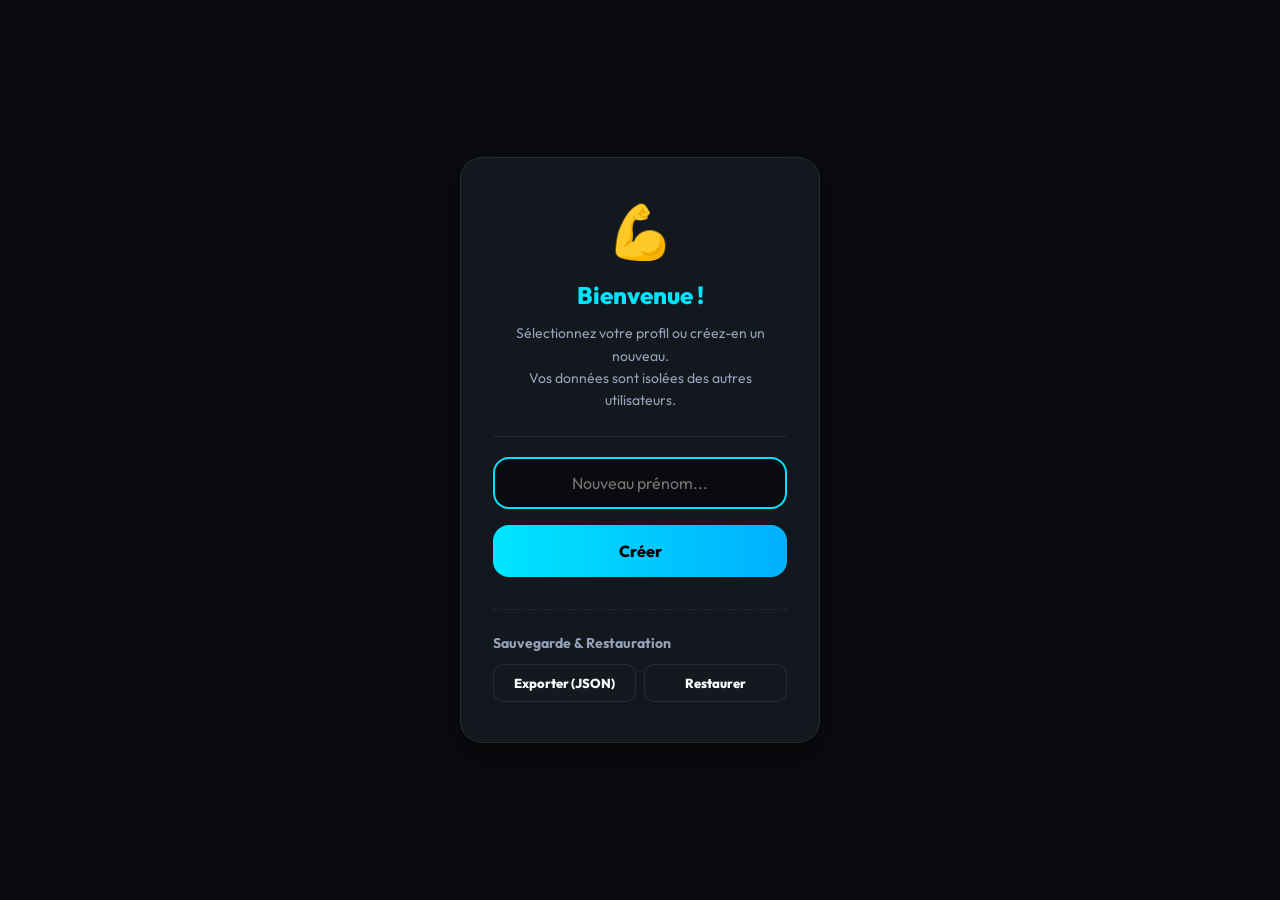
<file: index.html>
<!DOCTYPE html>
<html lang="fr">

<head>
    <meta charset="UTF-8">
    <meta name="viewport"
        content="width=device-width, initial-scale=1.0, maximum-scale=1.0, user-scalable=no, viewport-fit=cover">
    <meta name="theme-color" content="#0d0f12">
    <meta name="apple-mobile-web-app-capable" content="yes">
    <meta name="apple-mobile-web-app-status-bar-style" content="black-translucent">
    <meta name="apple-mobile-web-app-title" content="Ma Séance">
    <title>Ma Séance</title>

    <link rel="manifest" href="manifest.json">
    <link rel="icon" type="image/svg+xml" href="icon.svg">
    <link rel="apple-touch-icon" href="icon.svg">

    <link rel="preconnect" href="https://fonts.googleapis.com">
    <link rel="preconnect" href="https://fonts.gstatic.com" crossorigin>
    <link href="https://fonts.googleapis.com/css2?family=Outfit:wght@300;400;600;800&display=swap" rel="stylesheet">

    <link rel="stylesheet" href="css/variables.css">
    <link rel="stylesheet" href="css/layout.css">
    <link rel="stylesheet" href="css/home.css">
    <link rel="stylesheet" href="css/workout.css">
    <link rel="stylesheet" href="css/stats-history.css">
    <link rel="stylesheet" href="css/editor.css">
</head>

<body>
    <!-- Écran de sélection de profil (affiché au 1er lancement) -->
    <div id="profile-overlay" class="profile-overlay hidden">
        <div class="profile-box" style="position: relative;">
            <button id="profile-close-btn" class="hidden" onclick="closeProfileModal()" title="Fermer" style="position: absolute; top: 16px; right: 16px; width: 32px; height: 32px; padding: 0; border-radius: 50%; background: var(--surface-light); color: var(--text-sec); border: 1px solid var(--border); display: flex; align-items: center; justify-content: center;">
                <svg viewBox="0 0 24 24" width="18" height="18" stroke="currentColor" stroke-width="2" fill="none" stroke-linecap="round" stroke-linejoin="round">
                    <line x1="18" y1="6" x2="6" y2="18"></line>
                    <line x1="6" y1="6" x2="18" y2="18"></line>
                </svg>
            </button>
            <div class="profile-icon">💪</div>
            <h2>Bienvenue !</h2>
            <p>Sélectionnez votre profil ou créez-en un nouveau.<br>Vos données sont isolées des autres utilisateurs.
            </p>

            <div id="profile-list" class="profile-list">
                <!-- Boutons générés par JS -->
            </div>

            <div class="profile-new" id="profile-new-container">
                <input type="text" id="profile-name-input" placeholder="Nouveau prénom..." maxlength="20"
                    autocomplete="off">
                <button id="profile-confirm-btn" onclick="confirmProfile()">Créer</button>
            </div>

            <div style="margin-top: 32px; border-top: 1px dashed var(--border); padding-top: 24px; width: 100%;">
                <h3 style="font-size: 14px; margin-bottom: 12px; color: var(--text-sec); text-align: left;">Sauvegarde & Restauration</h3>
                <div style="display: flex; gap: 8px;">
                    <button class="btn-secondary" style="flex: 1; padding: 10px; font-size: 13px; border-radius: var(--radius-sm); border: 1px solid var(--border); background: var(--surface); color: var(--text);" onclick="exportAllData()">
                        Exporter (JSON)
                    </button>
                    <button class="btn-secondary" style="flex: 1; padding: 10px; font-size: 13px; border-radius: var(--radius-sm); border: 1px solid var(--border); background: var(--surface); color: var(--text);" onclick="document.getElementById('import-file-input').click()">
                        Restaurer
                    </button>
                    <input type="file" id="import-file-input" accept=".json" style="display: none;" onchange="importAllData(event)">
                </div>
            </div>
        </div>
    </div>

    <div id="app">
        <header id="main-header">
            <div class="header-content">
                <h1>Ma Séance</h1>
                <p class="subtitle" id="header-subtitle">Suivi & Progression</p>
            </div>
            <button id="back-btn" class="hidden">
                <svg viewBox="0 0 24 24" width="24" height="24" stroke="currentColor" stroke-width="2" fill="none"
                    stroke-linecap="round" stroke-linejoin="round">
                    <line x1="19" y1="12" x2="5" y2="12"></line>
                    <polyline points="12 19 5 12 12 5"></polyline>
                </svg>
            </button>
        </header>

        <main id="main-content">
            <!-- Content injected by JS -->
        </main>

        <div id="timer-bar" class="timer-bar hidden">
            <div class="timer-progress-track">
                <div id="timer-progress-fill" class="timer-progress-fill"></div>
            </div>
            <div class="timer-time" id="timer-display">01:30</div>
            <div class="timer-controls">
                <button class="timer-btn" onclick="adjustTimer(-10)">-10s</button>
                <button class="timer-btn main" onclick="toggleTimer()" id="timer-toggle-btn">
                    <svg viewBox="0 0 24 24" width="20" height="20" stroke="currentColor" stroke-width="2" fill="none"
                        stroke-linecap="round" stroke-linejoin="round">
                        <rect x="6" y="4" width="4" height="16"></rect>
                        <rect x="14" y="4" width="4" height="16"></rect>
                    </svg>
                </button>
                <button class="timer-btn" onclick="adjustTimer(10)">+10s</button>
                <button class="timer-btn close" onclick="closeTimer()">
                    <svg viewBox="0 0 24 24" width="20" height="20" stroke="currentColor" stroke-width="2" fill="none"
                        stroke-linecap="round" stroke-linejoin="round">
                        <line x1="18" y1="6" x2="6" y2="18"></line>
                        <line x1="6" y1="6" x2="18" y2="18"></line>
                    </svg>
                </button>
            </div>
        </div>

        <nav class="bottom-nav" id="bottom-nav">
            <button class="nav-btn active" data-view="home">
                <svg viewBox="0 0 24 24" stroke="currentColor" stroke-width="2" fill="none" stroke-linecap="round"
                    stroke-linejoin="round">
                    <path d="M3 9l9-7 9 7v11a2 2 0 0 1-2 2H5a2 2 0 0 1-2-2z"></path>
                    <polyline points="9 22 9 12 15 12 15 22"></polyline>
                </svg>
                <span>Programme</span>
            </button>
            <button class="nav-btn" data-view="history">
                <svg viewBox="0 0 24 24" stroke="currentColor" stroke-width="2" fill="none" stroke-linecap="round"
                    stroke-linejoin="round">
                    <polyline points="22 12 18 12 15 21 9 3 6 12 2 12"></polyline>
                </svg>
                <span>Historique</span>
            </button>
            <button class="nav-btn" data-view="stats">
                <svg viewBox="0 0 24 24" stroke="currentColor" stroke-width="2" fill="none" stroke-linecap="round" stroke-linejoin="round">
                    <line x1="18" y1="20" x2="18" y2="10"></line>
                    <line x1="12" y1="20" x2="12" y2="4"></line>
                    <line x1="6" y1="20" x2="6" y2="14"></line>
                </svg>
                <span>Stats</span>
            </button>
        </nav>

        <div id="toast" class="toast hidden">Sauvegardé avec succès</div>
    </div>

    <script src="js/utils.js"></script>
    <script src="js/storage.js"></script>
    <script src="js/state.js"></script>
    <script src="js/ui.js"></script>
    <script src="js/editor.js"></script>
    <script src="js/workout.js"></script>
    <script src="app.js"></script>
    <script>
        if ('serviceWorker' in navigator) {
            let refreshing = false;
            navigator.serviceWorker.addEventListener('controllerchange', () => {
                if (!refreshing) {
                    refreshing = true;
                    window.location.reload();
                }
            });
            window.addEventListener('load', () => {
                navigator.serviceWorker.register('sw.js')
                    .then(reg => {
                        reg.update();
                    })
                    .catch(err => console.log('ServiceWorker error', err));
            });
        }
    </script>
</body>

</html>
</file>
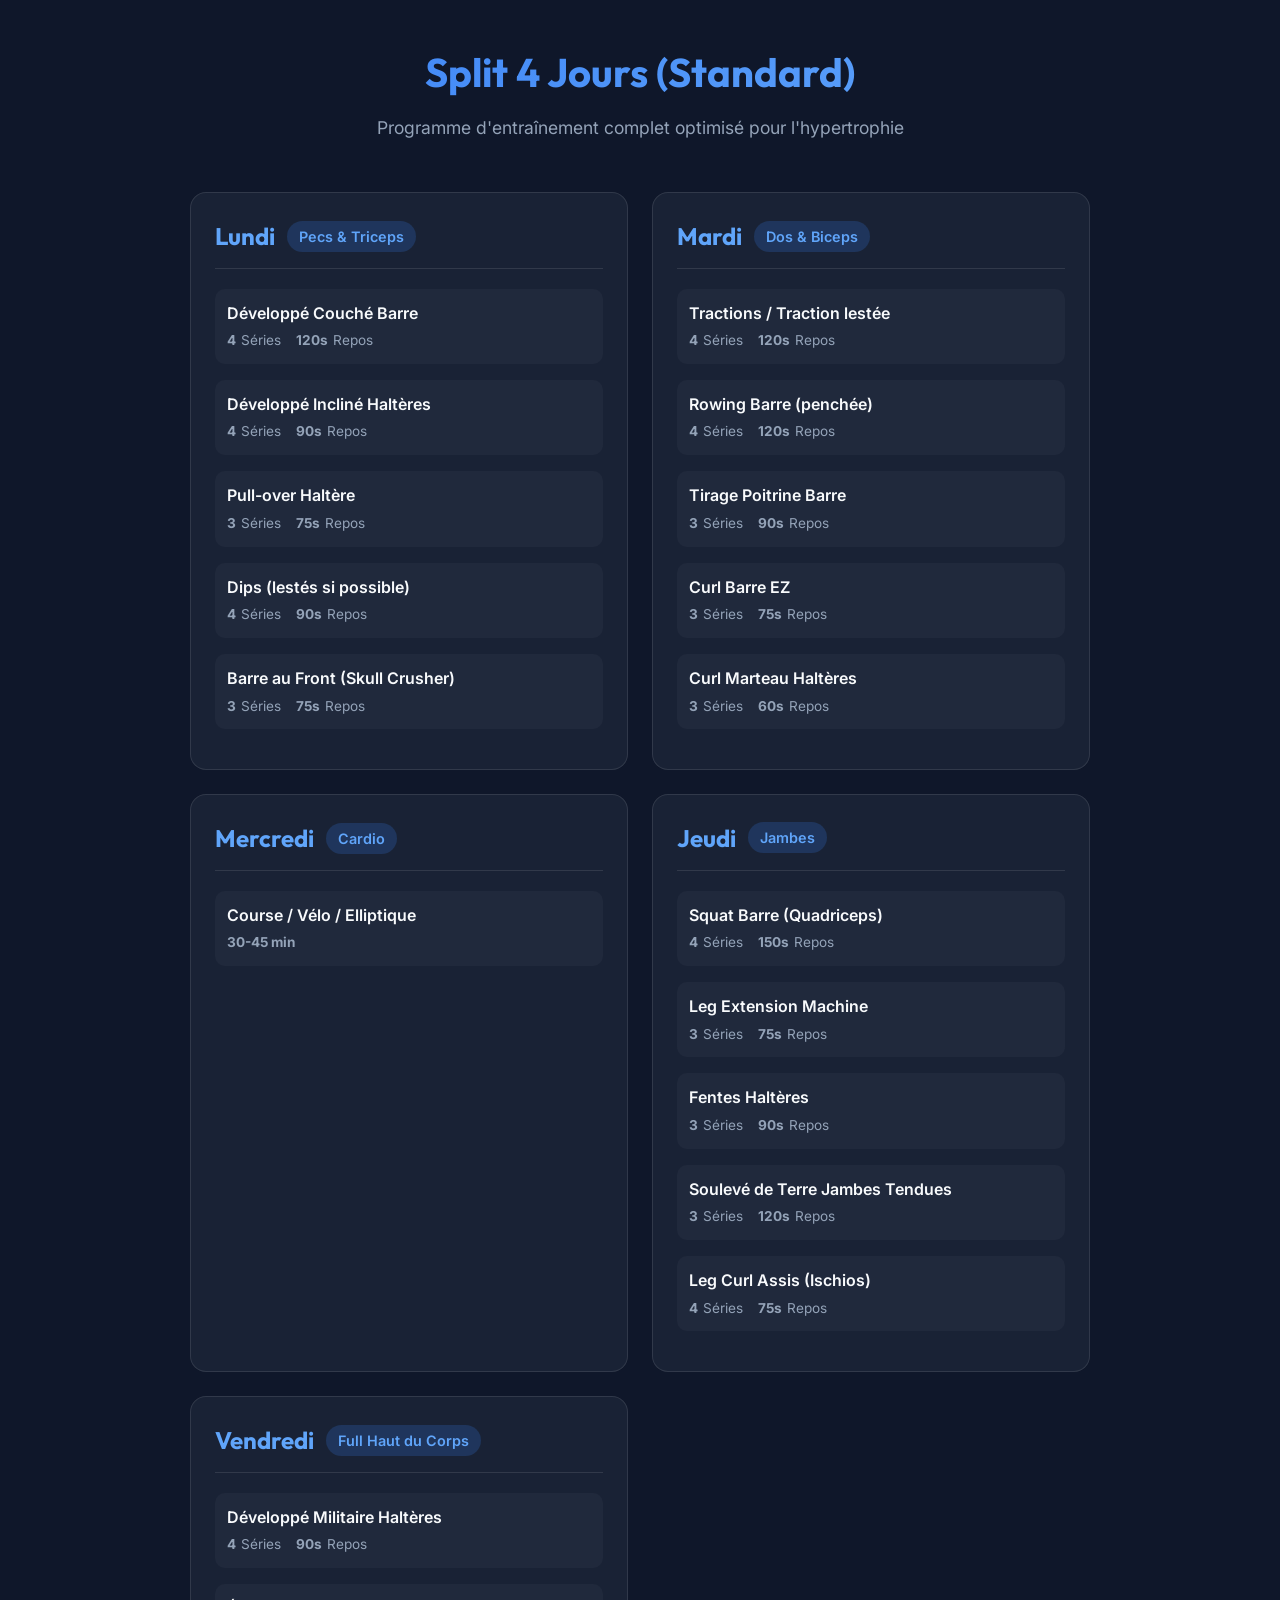
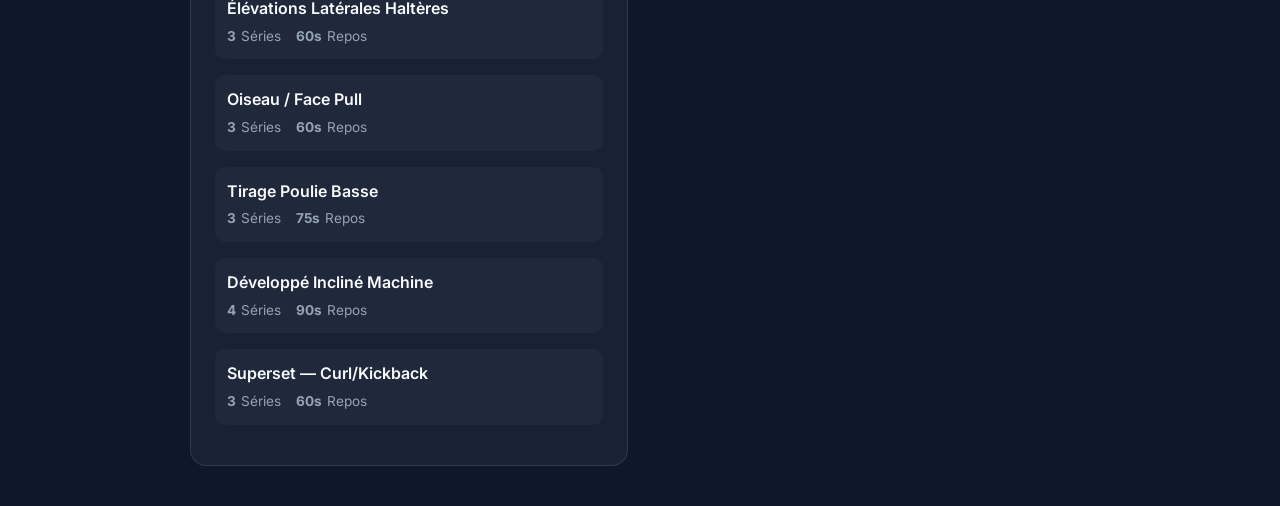
<file: programme_sport.html>
<!DOCTYPE html>
<html lang="fr">
<head>
    <meta charset="UTF-8">
    <meta name="viewport" content="width=device-width, initial-scale=1.0">
    <title>Mon Programme — Fiche Sportive</title>
    <link rel="preconnect" href="https://fonts.googleapis.com">
    <link rel="preconnect" href="https://fonts.gstatic.com" crossorigin>
    <link href="https://fonts.googleapis.com/css2?family=Inter:wght@400;600;700&family=Outfit:wght@600;700&display=swap" rel="stylesheet">
    <style>
        :root {
            --bg: #0f172a;
            --surface: rgba(30, 41, 59, 0.7);
            --primary: #3b82f6;
            --accent: #60a5fa;
            --text: #f8fafc;
            --text-dim: #94a3b8;
            --border: rgba(255, 255, 255, 0.1);
            --radius: 16px;
        }

        * {
            margin: 0;
            padding: 0;
            box-sizing: border-box;
        }

        body {
            background-color: var(--bg);
            color: var(--text);
            font-family: 'Inter', sans-serif;
            line-height: 1.6;
            padding: 40px 20px;
            display: flex;
            justify-content: center;
        }

        .container {
            max-width: 900px;
            width: 100%;
        }

        header {
            text-align: center;
            margin-bottom: 50px;
        }

        h1 {
            font-family: 'Outfit', sans-serif;
            font-size: 2.5rem;
            background: linear-gradient(135deg, var(--primary), var(--accent));
            -webkit-background-clip: text;
            -webkit-text-fill-color: transparent;
            margin-bottom: 10px;
        }

        .subtitle {
            color: var(--text-dim);
            font-size: 1.1rem;
        }

        .program-grid {
            display: grid;
            grid-template-columns: repeat(auto-fit, minmax(350px, 1fr));
            gap: 24px;
        }

        .day-card {
            background: var(--surface);
            backdrop-filter: blur(12px);
            border: 1px solid var(--border);
            border-radius: var(--radius);
            padding: 24px;
            transition: transform 0.2s ease, border-color 0.2s ease;
        }

        .day-card:hover {
            transform: translateY(-4px);
            border-color: var(--primary);
        }

        .day-header {
            display: flex;
            align-items: center;
            gap: 12px;
            margin-bottom: 20px;
            border-bottom: 1px solid var(--border);
            padding-bottom: 12px;
        }

        .day-header h2 {
            font-family: 'Outfit', sans-serif;
            font-size: 1.5rem;
            color: var(--accent);
        }

        .day-focus {
            font-size: 0.9rem;
            background: rgba(59, 130, 246, 0.2);
            padding: 4px 12px;
            border-radius: 20px;
            color: var(--accent);
            font-weight: 600;
        }

        .exercise-list {
            list-style: none;
        }

        .exercise-item {
            margin-bottom: 16px;
            padding: 12px;
            background: rgba(255, 255, 255, 0.03);
            border-radius: 10px;
        }

        .exercise-name {
            font-weight: 600;
            display: block;
            margin-bottom: 4px;
        }

        .exercise-details {
            font-size: 0.85rem;
            color: var(--text-dim);
            display: flex;
            gap: 15px;
        }

        .detail-item {
            display: flex;
            align-items: center;
            gap: 5px;
        }

        @media (max-width: 600px) {
            .program-grid {
                grid-template-columns: 1fr;
            }
            
            body {
                padding: 20px 15px;
            }
            
            h1 {
                font-size: 2rem;
            }
        }
    </style>
</head>
<body>
    <div class="container">
        <header>
            <h1>Split 4 Jours (Standard)</h1>
            <p class="subtitle">Programme d'entraînement complet optimisé pour l'hypertrophie</p>
        </header>

        <div class="program-grid">
            <!-- Lundi -->
            <div class="day-card">
                <div class="day-header">
                    <h2>Lundi</h2>
                    <span class="day-focus">Pecs & Triceps</span>
                </div>
                <ul class="exercise-list">
                    <li class="exercise-item">
                        <span class="exercise-name">Développé Couché Barre</span>
                        <div class="exercise-details">
                            <span class="detail-item"><strong>4</strong> Séries</span>
                            <span class="detail-item"><strong>120s</strong> Repos</span>
                        </div>
                    </li>
                    <li class="exercise-item">
                        <span class="exercise-name">Développé Incliné Haltères</span>
                        <div class="exercise-details">
                            <span class="detail-item"><strong>4</strong> Séries</span>
                            <span class="detail-item"><strong>90s</strong> Repos</span>
                        </div>
                    </li>
                    <li class="exercise-item">
                        <span class="exercise-name">Pull-over Haltère</span>
                        <div class="exercise-details">
                            <span class="detail-item"><strong>3</strong> Séries</span>
                            <span class="detail-item"><strong>75s</strong> Repos</span>
                        </div>
                    </li>
                    <li class="exercise-item">
                        <span class="exercise-name">Dips (lestés si possible)</span>
                        <div class="exercise-details">
                            <span class="detail-item"><strong>4</strong> Séries</span>
                            <span class="detail-item"><strong>90s</strong> Repos</span>
                        </div>
                    </li>
                    <li class="exercise-item">
                        <span class="exercise-name">Barre au Front (Skull Crusher)</span>
                        <div class="exercise-details">
                            <span class="detail-item"><strong>3</strong> Séries</span>
                            <span class="detail-item"><strong>75s</strong> Repos</span>
                        </div>
                    </li>
                </ul>
            </div>

            <!-- Mardi -->
            <div class="day-card">
                <div class="day-header">
                    <h2>Mardi</h2>
                    <span class="day-focus">Dos & Biceps</span>
                </div>
                <ul class="exercise-list">
                    <li class="exercise-item">
                        <span class="exercise-name">Tractions / Traction lestée</span>
                        <div class="exercise-details">
                            <span class="detail-item"><strong>4</strong> Séries</span>
                            <span class="detail-item"><strong>120s</strong> Repos</span>
                        </div>
                    </li>
                    <li class="exercise-item">
                        <span class="exercise-name">Rowing Barre (penchée)</span>
                        <div class="exercise-details">
                            <span class="detail-item"><strong>4</strong> Séries</span>
                            <span class="detail-item"><strong>120s</strong> Repos</span>
                        </div>
                    </li>
                    <li class="exercise-item">
                        <span class="exercise-name">Tirage Poitrine Barre</span>
                        <div class="exercise-details">
                            <span class="detail-item"><strong>3</strong> Séries</span>
                            <span class="detail-item"><strong>90s</strong> Repos</span>
                        </div>
                    </li>
                    <li class="exercise-item">
                        <span class="exercise-name">Curl Barre EZ</span>
                        <div class="exercise-details">
                            <span class="detail-item"><strong>3</strong> Séries</span>
                            <span class="detail-item"><strong>75s</strong> Repos</span>
                        </div>
                    </li>
                    <li class="exercise-item">
                        <span class="exercise-name">Curl Marteau Haltères</span>
                        <div class="exercise-details">
                            <span class="detail-item"><strong>3</strong> Séries</span>
                            <span class="detail-item"><strong>60s</strong> Repos</span>
                        </div>
                    </li>
                </ul>
            </div>

            <!-- Mercredi -->
            <div class="day-card">
                <div class="day-header">
                    <h2>Mercredi</h2>
                    <span class="day-focus">Cardio</span>
                </div>
                <ul class="exercise-list">
                    <li class="exercise-item">
                        <span class="exercise-name">Course / Vélo / Elliptique</span>
                        <div class="exercise-details">
                            <span class="detail-item"><strong>30-45 min</strong></span>
                        </div>
                    </li>
                </ul>
            </div>

            <!-- Jeudi -->
            <div class="day-card">
                <div class="day-header">
                    <h2>Jeudi</h2>
                    <span class="day-focus">Jambes</span>
                </div>
                <ul class="exercise-list">
                    <li class="exercise-item">
                        <span class="exercise-name">Squat Barre (Quadriceps)</span>
                        <div class="exercise-details">
                            <span class="detail-item"><strong>4</strong> Séries</span>
                            <span class="detail-item"><strong>150s</strong> Repos</span>
                        </div>
                    </li>
                    <li class="exercise-item">
                        <span class="exercise-name">Leg Extension Machine</span>
                        <div class="exercise-details">
                            <span class="detail-item"><strong>3</strong> Séries</span>
                            <span class="detail-item"><strong>75s</strong> Repos</span>
                        </div>
                    </li>
                    <li class="exercise-item">
                        <span class="exercise-name">Fentes Haltères</span>
                        <div class="exercise-details">
                            <span class="detail-item"><strong>3</strong> Séries</span>
                            <span class="detail-item"><strong>90s</strong> Repos</span>
                        </div>
                    </li>
                    <li class="exercise-item">
                        <span class="exercise-name">Soulevé de Terre Jambes Tendues</span>
                        <div class="exercise-details">
                            <span class="detail-item"><strong>3</strong> Séries</span>
                            <span class="detail-item"><strong>120s</strong> Repos</span>
                        </div>
                    </li>
                    <li class="exercise-item">
                        <span class="exercise-name">Leg Curl Assis (Ischios)</span>
                        <div class="exercise-details">
                            <span class="detail-item"><strong>4</strong> Séries</span>
                            <span class="detail-item"><strong>75s</strong> Repos</span>
                        </div>
                    </li>
                </ul>
            </div>

            <!-- Vendredi -->
            <div class="day-card">
                <div class="day-header">
                    <h2>Vendredi</h2>
                    <span class="day-focus">Full Haut du Corps</span>
                </div>
                <ul class="exercise-list">
                    <li class="exercise-item">
                        <span class="exercise-name">Développé Militaire Haltères</span>
                        <div class="exercise-details">
                            <span class="detail-item"><strong>4</strong> Séries</span>
                            <span class="detail-item"><strong>90s</strong> Repos</span>
                        </div>
                    </li>
                    <li class="exercise-item">
                        <span class="exercise-name">Élévations Latérales Haltères</span>
                        <div class="exercise-details">
                            <span class="detail-item"><strong>3</strong> Séries</span>
                            <span class="detail-item"><strong>60s</strong> Repos</span>
                        </div>
                    </li>
                    <li class="exercise-item">
                        <span class="exercise-name">Oiseau / Face Pull</span>
                        <div class="exercise-details">
                            <span class="detail-item"><strong>3</strong> Séries</span>
                            <span class="detail-item"><strong>60s</strong> Repos</span>
                        </div>
                    </li>
                    <li class="exercise-item">
                        <span class="exercise-name">Tirage Poulie Basse</span>
                        <div class="exercise-details">
                            <span class="detail-item"><strong>3</strong> Séries</span>
                            <span class="detail-item"><strong>75s</strong> Repos</span>
                        </div>
                    </li>
                    <li class="exercise-item">
                        <span class="exercise-name">Développé Incliné Machine</span>
                        <div class="exercise-details">
                            <span class="detail-item"><strong>4</strong> Séries</span>
                            <span class="detail-item"><strong>90s</strong> Repos</span>
                        </div>
                    </li>
                    <li class="exercise-item">
                        <span class="exercise-name">Superset — Curl/Kickback</span>
                        <div class="exercise-details">
                            <span class="detail-item"><strong>3</strong> Séries</span>
                            <span class="detail-item"><strong>60s</strong> Repos</span>
                        </div>
                    </li>
                </ul>
            </div>
        </div>
    </div>
</body>
</html>
</file>
<file: css/variables.css>
/* css/variables.css — Variables globales, Thèmes de couleurs & Animations */

:root {
    --bg: #090b0e;
    --surface: rgba(22, 26, 34, 0.85);
    --surface-light: rgba(36, 42, 54, 0.9);
    --primary: #00e5ff;
    --primary-mid: #00b0ff;
    --primary-rgb: 0, 229, 255;
    --primary-dim: rgba(var(--primary-rgb), 0.14);
    --secondary: #b388ff;
    --secondary-rgb: 179, 136, 255;
    --success: #00e676;
    --danger: #ff1744;
    --text: #f8fafc;
    --text-sec: #94a3b8;
    --border: rgba(255, 255, 255, 0.08);
    --border-top: rgba(255, 255, 255, 0.15);
    --radius-lg: 22px;
    --radius-md: 16px;
    --radius-sm: 10px;
    --shadow: 0 12px 32px rgba(0, 0, 0, 0.45);
}

:root[data-theme="crimson"] {
    --primary: #ff3d5a;
    --primary-mid: #ff1744;
    --primary-rgb: 255, 61, 90;
    --primary-dim: rgba(255, 61, 90, 0.14);
    --secondary: #ff9100;
    --secondary-rgb: 255, 145, 0;
}

:root[data-theme="emerald"] {
    --primary: #00e676;
    --primary-mid: #00c853;
    --primary-rgb: 0, 230, 118;
    --primary-dim: rgba(0, 230, 118, 0.14);
    --secondary: #00e5ff;
    --secondary-rgb: 0, 229, 255;
}

:root[data-theme="gold"] {
    --primary: #ffab00;
    --primary-mid: #ff6d00;
    --primary-rgb: 255, 171, 0;
    --primary-dim: rgba(255, 171, 0, 0.14);
    --secondary: #ff5252;
    --secondary-rgb: 255, 82, 82;
}

:root[data-theme="violet"] {
    --primary: #b388ff;
    --primary-mid: #7c4dff;
    --primary-rgb: 179, 136, 255;
    --primary-dim: rgba(179, 136, 255, 0.14);
    --secondary: #ff4081;
    --secondary-rgb: 255, 64, 129;
}

:root[data-theme="cobalt"] {
    --primary: #448aff;
    --primary-mid: #2979ff;
    --primary-rgb: 68, 138, 255;
    --primary-dim: rgba(68, 138, 255, 0.14);
    --secondary: #18ffff;
    --secondary-rgb: 24, 255, 255;
}

* {
    margin: 0;
    padding: 0;
    box-sizing: border-box;
    -webkit-tap-highlight-color: transparent;
}

body {
    font-family: 'Outfit', sans-serif;
    background-color: var(--bg);
    background-image:
        radial-gradient(circle at 90% 5%, rgba(var(--primary-rgb), 0.12) 0%, transparent 45%),
        radial-gradient(circle at 10% 85%, rgba(var(--secondary-rgb), 0.1) 0%, transparent 50%);
    background-attachment: fixed;
    color: var(--text);
    overflow-x: hidden;
    overscroll-behavior: none;
    user-select: none;
}

.hidden {
    display: none !important;
}

/* Animations d'entrée en cascade */
@keyframes fadeSlideUp {
    from {
        opacity: 0;
        transform: translateY(12px);
    }
    to {
        opacity: 1;
        transform: translateY(0);
    }
}

.stagger-item {
    animation: fadeSlideUp 0.35s cubic-bezier(0.2, 0.8, 0.2, 1) backwards;
}

@keyframes shake {
    0%, 100% {
        transform: translateX(0);
    }
    20% {
        transform: translateX(-8px);
    }
    60% {
        transform: translateX(8px);
    }
    80% {
        transform: translateX(-4px);
    }
}
</file>
<file: css/layout.css>
/* css/layout.css — Structure principale, Header, Navigation, Modales, Profil & Thèmes */

#app {
    display: flex;
    flex-direction: column;
    height: 100vh;
    height: 100dvh;
    max-width: 600px;
    margin: 0 auto;
}

header {
    padding: 36px 22px 18px;
    background: linear-gradient(180deg, rgba(9, 11, 14, 0.92) 0%, rgba(9, 11, 14, 0.4) 75%, rgba(9, 11, 14, 0) 100%);
    backdrop-filter: blur(14px);
    -webkit-backdrop-filter: blur(14px);
    position: sticky;
    top: 0;
    z-index: 100;
    display: flex;
    align-items: center;
}

header h1 {
    font-size: 28px;
    font-weight: 800;
    letter-spacing: -0.5px;
    background: linear-gradient(100deg, #ffffff 0%, var(--primary) 55%, var(--secondary) 100%);
    -webkit-background-clip: text;
    background-clip: text;
    -webkit-text-fill-color: transparent;
    color: transparent;
}

.subtitle {
    font-size: 13px;
    color: var(--text-sec);
    margin-top: 3px;
    font-weight: 400;
    letter-spacing: 0.2px;
}

#back-btn {
    background: var(--surface-light);
    border: 1px solid var(--border);
    border-top-color: var(--border-top);
    color: var(--text);
    width: 42px;
    height: 42px;
    border-radius: 50%;
    display: flex;
    align-items: center;
    justify-content: center;
    margin-right: 14px;
    cursor: pointer;
    box-shadow: 0 4px 12px rgba(0, 0, 0, 0.25);
    transition: all 0.2s cubic-bezier(0.2, 0.8, 0.2, 1);
}

#back-btn:active {
    transform: scale(0.9);
    background: var(--primary-dim);
    border-color: var(--primary);
    color: var(--primary);
}

main {
    flex: 1;
    overflow-y: auto;
    padding: 4px 20px 120px;
    scroll-behavior: smooth;
}

/* Floating Pill Bottom Nav */
.bottom-nav {
    position: fixed;
    bottom: calc(14px + env(safe-area-inset-bottom, 0px));
    left: 50%;
    transform: translateX(-50%);
    width: calc(100% - 32px);
    max-width: 420px;
    height: 68px;
    background: rgba(20, 24, 32, 0.88);
    backdrop-filter: blur(20px);
    -webkit-backdrop-filter: blur(20px);
    border: 1px solid rgba(255, 255, 255, 0.1);
    border-top-color: rgba(255, 255, 255, 0.18);
    border-radius: 34px;
    display: flex;
    justify-content: space-around;
    align-items: center;
    padding: 0 8px;
    box-shadow: 0 12px 36px rgba(0, 0, 0, 0.6);
    z-index: 100;
}

.nav-btn {
    background: none;
    border: none;
    color: var(--text-sec);
    display: flex;
    flex-direction: column;
    align-items: center;
    justify-content: center;
    gap: 4px;
    font-family: inherit;
    cursor: pointer;
    padding: 8px 18px;
    border-radius: 24px;
    transition: all 0.25s cubic-bezier(0.2, 0.8, 0.2, 1);
}

.nav-btn svg {
    width: 22px;
    height: 22px;
    transition: transform 0.25s;
}

.nav-btn span {
    font-size: 11px;
    font-weight: 700;
}

.nav-btn.active {
    color: var(--primary);
    background: rgba(var(--primary-rgb), 0.1);
}

.nav-btn.active svg {
    transform: translateY(-1px);
    filter: drop-shadow(0 0 6px rgba(var(--primary-rgb), 0.5));
}

/* Toast */
.toast {
    position: fixed;
    bottom: 98px;
    left: 50%;
    transform: translateX(-50%);
    background: linear-gradient(135deg, var(--success), #00c853);
    color: #041208;
    padding: 12px 24px;
    border-radius: 30px;
    font-weight: 800;
    font-size: 13px;
    box-shadow: 0 8px 24px rgba(0, 230, 118, 0.35);
    z-index: 200;
    opacity: 1;
    transition: opacity 0.3s, transform 0.3s;
}

/* === Modales centrées (Confirmation, Disques, Thème) === */
#confirm-modal,
#plate-modal,
#theme-picker-modal,
.plate-modal {
    position: fixed;
    inset: 0;
    z-index: 10000;
    display: flex;
    align-items: center;
    justify-content: center;
    padding: 20px;
}

.confirm-backdrop {
    position: absolute;
    inset: 0;
    background: rgba(0, 0, 0, 0.65);
    backdrop-filter: blur(4px);
    -webkit-backdrop-filter: blur(4px);
}

.confirm-box,
.plate-box {
    position: relative;
    background: var(--surface);
    backdrop-filter: blur(18px);
    -webkit-backdrop-filter: blur(18px);
    border: 1px solid var(--border);
    border-top-color: var(--border-top);
    border-radius: var(--radius-lg);
    padding: 24px;
    width: 340px;
    max-width: 92vw;
    text-align: center;
    z-index: 1;
    box-shadow: var(--shadow);
}

.confirm-box p {
    color: var(--text);
    font-size: 16px;
    font-weight: 600;
    margin-bottom: 20px;
}

.confirm-btns {
    display: flex;
    gap: 12px;
    justify-content: center;
}

.confirm-cancel {
    flex: 1;
    padding: 12px;
    background: var(--surface-light);
    border: 1px solid var(--border);
    border-radius: var(--radius-sm);
    color: var(--text-sec);
    font-family: inherit;
    font-size: 15px;
    font-weight: 600;
    cursor: pointer;
}

.confirm-ok {
    flex: 1;
    padding: 12px;
    background: rgba(255, 23, 68, 0.15);
    border: 1px solid rgba(255, 23, 68, 0.4);
    border-radius: var(--radius-sm);
    color: var(--danger);
    font-family: inherit;
    font-size: 15px;
    font-weight: 600;
    cursor: pointer;
}

.confirm-ok:active {
    background: rgba(255, 23, 68, 0.3);
}

/* =============================================
   OVERLAY PROFIL UTILISATEUR
   ============================================= */
.profile-overlay {
    position: fixed;
    inset: 0;
    background: var(--bg);
    z-index: 9999;
    display: flex;
    align-items: center;
    justify-content: center;
    padding: 24px;
}

.profile-overlay.hidden {
    display: none;
}

.profile-box {
    background: var(--surface);
    border: 1px solid var(--border);
    border-radius: var(--radius-lg);
    padding: 40px 32px;
    max-width: 360px;
    width: 100%;
    text-align: center;
    box-shadow: var(--shadow);
}

.profile-icon {
    font-size: 52px;
    margin-bottom: 16px;
}

.profile-box h2 {
    font-size: 24px;
    font-weight: 800;
    margin-bottom: 12px;
    color: var(--primary);
}

.profile-box p {
    font-size: 14px;
    color: var(--text-sec);
    line-height: 1.6;
    margin-bottom: 24px;
}

.profile-box input {
    width: 100%;
    background: var(--bg);
    border: 2px solid var(--border);
    border-radius: var(--radius-md);
    color: var(--text);
    font-family: inherit;
    font-size: 16px;
    padding: 14px 16px;
    margin-bottom: 16px;
    box-sizing: border-box;
    transition: border-color 0.2s;
    text-align: center;
}

.profile-box input:focus {
    outline: none;
    border-color: var(--primary);
}

.profile-box input.shake {
    animation: shake 0.4s ease;
    border-color: #ff1744;
}

.profile-box button {
    width: 100%;
    padding: 16px;
    background: linear-gradient(90deg, var(--primary), var(--primary-mid));
    color: #000;
    border: none;
    border-radius: var(--radius-md);
    font-family: inherit;
    font-size: 16px;
    font-weight: 800;
    cursor: pointer;
    transition: transform 0.15s;
}

.profile-box button:active {
    transform: scale(0.97);
}

/* Liste des profils sauvegardés */
.profile-list {
    display: grid;
    grid-template-columns: repeat(auto-fit, minmax(110px, 1fr));
    gap: 12px;
    margin-bottom: 24px;
}

.profile-btn {
    background: var(--surface-light);
    border: 1px solid var(--border);
    border-radius: var(--radius-md);
    padding: 14px 10px;
    color: var(--text);
    font-family: inherit;
    font-size: 16px;
    font-weight: 600;
    cursor: pointer;
    transition: all 0.2s;
    text-transform: capitalize;
    display: flex;
    flex-direction: column;
    align-items: center;
    gap: 6px;
}

.profile-btn svg {
    color: var(--primary);
    width: 24px;
    height: 24px;
}

.profile-btn:active,
.profile-btn:hover {
    border-color: var(--primary);
    background: var(--primary-dim);
}

.profile-new {
    border-top: 1px solid var(--border);
    padding-top: 20px;
    margin-top: 10px;
}

/* Actions du header (Profil + Thème) */
.header-actions-row {
    display: flex;
    align-items: center;
    gap: 8px;
    margin-top: 6px;
    flex-wrap: wrap;
}

.profile-switch-btn {
    display: inline-flex;
    align-items: center;
    gap: 6px;
    background: var(--primary-dim);
    border: 1px solid rgba(var(--primary-rgb), 0.2);
    border-radius: 20px;
    color: var(--text-sec);
    font-family: inherit;
    font-size: 12px;
    font-weight: 600;
    padding: 4px 10px;
    cursor: pointer;
    transition: color 0.2s;
    text-transform: capitalize;
}

.profile-switch-btn:hover {
    color: var(--primary);
}

.theme-switch-btn {
    display: inline-flex;
    align-items: center;
    gap: 6px;
    background: var(--surface-light);
    border: 1px solid rgba(var(--primary-rgb), 0.28);
    border-radius: 20px;
    color: var(--text);
    font-family: inherit;
    font-size: 12px;
    font-weight: 600;
    padding: 4px 10px;
    cursor: pointer;
    transition: all 0.2s;
}

.theme-switch-btn:active {
    transform: scale(0.95);
    background: var(--primary-dim);
}

.theme-dot-preview {
    width: 11px;
    height: 11px;
    border-radius: 50%;
    background: linear-gradient(135deg, var(--primary), var(--secondary));
    box-shadow: 0 0 6px rgba(var(--primary-rgb), 0.6);
    flex-shrink: 0;
}

.theme-grid {
    display: grid;
    grid-template-columns: repeat(2, 1fr);
    gap: 10px;
    margin: 16px 0 20px;
}

.theme-card {
    background: var(--surface-light);
    border: 1.5px solid var(--border);
    border-radius: var(--radius-md);
    padding: 12px 10px;
    display: flex;
    align-items: center;
    gap: 10px;
    cursor: pointer;
    font-family: inherit;
    color: var(--text);
    transition: all 0.2s;
    text-align: left;
}

.theme-card.active {
    border-color: var(--primary);
    background: var(--primary-dim);
    box-shadow: 0 4px 14px rgba(var(--primary-rgb), 0.2);
}

.theme-card:active {
    transform: scale(0.96);
}

.theme-swatch {
    width: 28px;
    height: 28px;
    border-radius: 50%;
    flex-shrink: 0;
    border: 2px solid rgba(255, 255, 255, 0.2);
    box-shadow: 0 2px 8px rgba(0, 0, 0, 0.4);
}

.theme-card-info {
    display: flex;
    flex-direction: column;
    min-width: 0;
}

.theme-card-name {
    font-size: 13px;
    font-weight: 700;
    line-height: 1.2;
}

.theme-card-sub {
    font-size: 10px;
    color: var(--text-sec);
    margin-top: 2px;
}
</file>
<file: css/home.css>
/* css/home.css — Accueil, Bannière Programme Actif, Cartes des Jours & Liste Programmes */

.active-prog-banner {
    display: flex;
    justify-content: space-between;
    align-items: center;
    margin-bottom: 20px;
    padding: 14px 16px;
    background: linear-gradient(135deg, rgba(var(--primary-rgb), 0.08) 0%, rgba(var(--secondary-rgb), 0.05) 100%);
    border-radius: var(--radius-md);
    border: 1px solid rgba(var(--primary-rgb), 0.18);
    border-top-color: rgba(var(--primary-rgb), 0.32);
    box-shadow: 0 8px 24px rgba(0, 0, 0, 0.25);
}

.active-prog-label {
    display: flex;
    align-items: center;
    gap: 6px;
    color: var(--primary);
    font-size: 11px;
    font-weight: 800;
    text-transform: uppercase;
    letter-spacing: 0.8px;
}

.pulse-dot {
    width: 7px;
    height: 7px;
    border-radius: 50%;
    background: var(--primary);
    box-shadow: 0 0 8px var(--primary);
}

.active-prog-name {
    color: var(--text);
    font-size: 16px;
    margin-top: 3px;
    font-weight: 700;
}

.btn-gear {
    border: 1px solid var(--border);
    color: var(--text-sec);
    cursor: pointer;
    width: 38px;
    height: 38px;
    border-radius: 50%;
    display: flex;
    align-items: center;
    justify-content: center;
    transition: all 0.25s;
    background: rgba(9, 11, 14, 0.6);
}

.btn-gear:hover,
.btn-gear:active {
    color: var(--primary);
    border-color: var(--primary);
    transform: rotate(35deg);
}

/* Day Cards */
.day-card {
    background: var(--surface);
    backdrop-filter: blur(12px);
    -webkit-backdrop-filter: blur(12px);
    border: 1px solid var(--border);
    border-top-color: var(--border-top);
    border-radius: var(--radius-lg);
    padding: 18px;
    margin-bottom: 14px;
    display: flex;
    align-items: center;
    cursor: pointer;
    box-shadow: 0 6px 20px rgba(0, 0, 0, 0.28);
    transition: transform 0.2s cubic-bezier(0.2, 0.8, 0.2, 1), border-color 0.2s, box-shadow 0.2s;
}

.day-card:hover {
    border-color: rgba(var(--primary-rgb), 0.3);
}

.day-card:active {
    transform: scale(0.975);
}

.day-icon {
    font-size: 28px;
    width: 56px;
    height: 56px;
    background: linear-gradient(135deg, rgba(var(--primary-rgb), 0.18), rgba(var(--secondary-rgb), 0.12));
    border: 1px solid rgba(var(--primary-rgb), 0.22);
    color: var(--primary);
    border-radius: var(--radius-md);
    display: flex;
    align-items: center;
    justify-content: center;
    margin-right: 16px;
    flex-shrink: 0;
    box-shadow: inset 0 1px 1px rgba(255, 255, 255, 0.15);
}

.day-icon svg {
    width: 26px;
    height: 26px;
}

.day-info {
    flex: 1;
    min-width: 0;
}

.day-info h2 {
    font-size: 18px;
    font-weight: 700;
    margin-bottom: 2px;
    letter-spacing: -0.2px;
}

.day-info p {
    font-size: 13px;
    color: var(--text-sec);
    white-space: nowrap;
    overflow: hidden;
    text-overflow: ellipsis;
}

.day-badges {
    display: flex;
    flex-wrap: wrap;
    align-items: center;
    gap: 6px;
    margin-top: 8px;
}

.day-duration {
    display: inline-flex;
    align-items: center;
    gap: 4px;
    font-size: 11px;
    font-weight: 700;
    color: var(--primary);
    background: var(--primary-dim);
    border: 1px solid rgba(var(--primary-rgb), 0.2);
    border-radius: 20px;
    padding: 2px 9px;
}

.day-ex-count {
    font-size: 11px;
    font-weight: 600;
    color: var(--text-sec);
    background: rgba(255, 255, 255, 0.05);
    border-radius: 20px;
    padding: 2px 9px;
}

.day-last-done {
    font-size: 11px;
    font-weight: 600;
    color: var(--secondary);
    background: rgba(var(--secondary-rgb), 0.12);
    border: 1px solid rgba(var(--secondary-rgb), 0.22);
    border-radius: 20px;
    padding: 2px 9px;
}

.day-chevron {
    color: var(--text-sec);
    opacity: 0.45;
    margin-left: 8px;
    display: flex;
    align-items: center;
    transition: transform 0.2s, opacity 0.2s, color 0.2s;
}

.day-card:hover .day-chevron {
    opacity: 1;
    color: var(--primary);
    transform: translateX(2px);
}

.app-version-footer {
    text-align: center;
    margin-top: 28px;
    font-size: 12px;
    color: var(--text-sec);
    opacity: 0.5;
    font-weight: 600;
    letter-spacing: 0.5px;
}

.btn-icon-action {
    background: var(--surface-light);
    border: 1px solid var(--border);
    color: var(--text);
    width: 34px;
    height: 34px;
    border-radius: var(--radius-sm);
    cursor: pointer;
    display: flex;
    align-items: center;
    justify-content: center;
    font-size: 14px;
}

.btn-icon-action:active {
    background: var(--primary-dim);
    border-color: var(--primary);
}
</file>
<file: css/workout.css>
/* css/workout.css — Séance en cours, Séries, Steppers, Chronomètre & Calculateur de disques */

/* Exercise List */
.exercise-card {
    background: var(--surface);
    backdrop-filter: blur(12px);
    -webkit-backdrop-filter: blur(12px);
    border-radius: var(--radius-lg);
    padding: 18px;
    margin-bottom: 20px;
    box-shadow: var(--shadow);
    border: 1px solid var(--border);
    border-top-color: var(--border-top);
    transition: border-color 0.3s, box-shadow 0.3s;
}

.exercise-card.exercise-completed {
    border-color: rgba(0, 230, 118, 0.35);
    box-shadow: 0 8px 28px rgba(0, 230, 118, 0.08);
}

.exercise-header {
    border-bottom: 1px solid var(--border);
    padding-bottom: 14px;
    margin-bottom: 14px;
}

.exercise-header h3 {
    font-size: 17px;
    font-weight: 700;
    color: var(--primary);
    line-height: 1.3;
}

.ex-done-badge {
    font-size: 11px;
    font-weight: 800;
    color: var(--success);
    background: rgba(0, 230, 118, 0.14);
    border: 1px solid rgba(0, 230, 118, 0.35);
    padding: 3px 8px;
    border-radius: 12px;
    white-space: nowrap;
}

/* Sets */
.set-row {
    display: flex;
    align-items: center;
    gap: 8px;
    margin-bottom: 12px;
}

.set-number {
    width: 26px;
    height: 26px;
    border-radius: 50%;
    background: var(--surface-light);
    border: 1px solid var(--border);
    display: flex;
    align-items: center;
    justify-content: center;
    font-size: 12px;
    font-weight: 700;
    color: var(--text-sec);
    flex-shrink: 0;
    cursor: pointer;
    transition: background 0.2s, color 0.2s;
}

.set-number:active {
    background: var(--primary-dim);
    color: var(--primary);
}

.input-group {
    flex: 1;
    min-width: 0;
    display: flex;
    align-items: center;
    background: var(--surface-light);
    border-radius: var(--radius-sm);
    padding: 0 8px;
    gap: 4px;
    border: 1px solid rgba(255, 255, 255, 0.04);
    transition: border-color 0.2s, background 0.2s;
}

.input-group:focus-within {
    border-color: var(--primary);
    background: rgba(var(--primary-rgb), 0.06);
}

.input-group input {
    flex: 1;
    min-width: 0;
    width: 100%;
    background: transparent;
    border: none;
    color: var(--text);
    font-size: 16px;
    font-weight: 700;
    padding: 11px 0;
    text-align: center;
    font-family: inherit;
    outline: none;
    -moz-appearance: textfield;
}

.input-group input::-webkit-outer-spin-button,
.input-group input::-webkit-inner-spin-button {
    -webkit-appearance: none;
    margin: 0;
}

.input-group span {
    color: var(--text-sec);
    font-size: 10px;
    font-weight: 700;
    letter-spacing: 0.3px;
    flex-shrink: 0;
}

.btn-check {
    width: 44px;
    height: 44px;
    border-radius: var(--radius-sm);
    border: 1px solid var(--border);
    background: var(--surface-light);
    color: var(--text-sec);
    cursor: pointer;
    display: flex;
    align-items: center;
    justify-content: center;
    flex-shrink: 0;
    transition: all 0.2s cubic-bezier(0.2, 0.8, 0.2, 1);
}

.btn-check:active {
    transform: scale(0.9);
}

.btn-check.completed {
    background: linear-gradient(135deg, rgba(0, 230, 118, 0.25), rgba(0, 200, 83, 0.15)) !important;
    color: var(--success);
    border: 1px solid rgba(0, 230, 118, 0.45);
    box-shadow: 0 0 14px rgba(0, 230, 118, 0.2);
}

.btn-remove-set {
    width: 30px;
    height: 30px;
    border-radius: var(--radius-sm);
    border: none;
    background: transparent;
    color: var(--text-sec);
    cursor: pointer;
    display: flex;
    align-items: center;
    justify-content: center;
    transition: all 0.2s;
    opacity: 0.5;
    flex-shrink: 0;
}

.btn-remove-set:hover {
    color: var(--danger);
    background: rgba(255, 23, 68, 0.12);
    opacity: 1;
}

.btn-add-set {
    width: 100%;
    padding: 13px;
    border: 1px dashed rgba(255, 255, 255, 0.15);
    background: rgba(255, 255, 255, 0.02);
    color: var(--text-sec);
    border-radius: var(--radius-sm);
    font-family: inherit;
    font-size: 13px;
    font-weight: 700;
    cursor: pointer;
    margin-top: 8px;
    transition: all 0.2s;
}

.btn-add-set:hover,
.btn-add-set:active {
    background: var(--surface-light);
    border-color: var(--primary);
    color: var(--primary);
}

.btn-primary {
    background: linear-gradient(135deg, var(--primary), var(--primary-mid));
    color: #050709;
    border: none;
    font-family: inherit;
    font-weight: 800;
    cursor: pointer;
    box-shadow: 0 4px 16px rgba(var(--primary-rgb), 0.25);
    transition: transform 0.15s, box-shadow 0.2s;
}

.btn-primary:active {
    transform: scale(0.97);
}

.btn-save-workout {
    width: 100%;
    padding: 18px;
    background: linear-gradient(100deg, var(--primary) 0%, var(--primary-mid) 55%, var(--secondary) 100%);
    color: #050709;
    border: none;
    border-radius: var(--radius-lg);
    font-family: inherit;
    font-size: 17px;
    font-weight: 800;
    letter-spacing: 0.3px;
    margin-top: 12px;
    cursor: pointer;
    box-shadow: 0 10px 28px rgba(var(--primary-rgb), 0.3);
    transition: transform 0.2s, box-shadow 0.2s;
}

.btn-save-workout:active {
    transform: scale(0.98);
}

/* Session Timer Banner */
.session-timer-banner {
    display: flex;
    align-items: center;
    gap: 10px;
    background: var(--surface);
    backdrop-filter: blur(12px);
    -webkit-backdrop-filter: blur(12px);
    border: 1px solid rgba(var(--primary-rgb), 0.22);
    border-top-color: rgba(var(--primary-rgb), 0.35);
    border-radius: var(--radius-md);
    padding: 12px 16px;
    margin-bottom: 14px;
    color: var(--text-sec);
    font-size: 13px;
    font-weight: 600;
    box-shadow: 0 6px 20px rgba(0, 0, 0, 0.25);
}

.session-timer-banner svg {
    color: var(--primary);
    flex-shrink: 0;
}

.session-timer-value {
    margin-left: auto;
    font-size: 22px;
    font-weight: 800;
    color: var(--primary);
    font-variant-numeric: tabular-nums;
    letter-spacing: 1px;
}

.session-start-btn {
    background: var(--primary-dim);
    border: 1px solid rgba(var(--primary-rgb), 0.35);
    color: var(--primary);
    width: 38px;
    height: 38px;
    border-radius: 50%;
    font-size: 15px;
    cursor: pointer;
    display: flex;
    align-items: center;
    justify-content: center;
    flex-shrink: 0;
    transition: transform 0.15s, background 0.2s;
}

.session-start-btn:active {
    transform: scale(0.9);
    background: rgba(var(--primary-rgb), 0.28);
}

/* Timer Bar (Repos) */
.timer-bar {
    position: fixed;
    bottom: calc(92px + env(safe-area-inset-bottom, 0px));
    left: 50%;
    transform: translateX(-50%);
    width: calc(100% - 32px);
    max-width: 420px;
    background: rgba(26, 31, 41, 0.96);
    backdrop-filter: blur(18px);
    -webkit-backdrop-filter: blur(18px);
    border: 1px solid rgba(var(--primary-rgb), 0.25);
    border-radius: var(--radius-lg);
    padding: 16px 18px 14px;
    display: flex;
    justify-content: space-between;
    align-items: center;
    box-shadow: 0 14px 40px rgba(0, 0, 0, 0.65);
    z-index: 150;
    overflow: hidden;
    transition: transform 0.3s cubic-bezier(0.2, 0.8, 0.2, 1), opacity 0.3s;
}

.timer-progress-track {
    position: absolute;
    top: 0;
    left: 0;
    right: 0;
    height: 3px;
    background: rgba(255, 255, 255, 0.06);
}

.timer-progress-fill {
    height: 100%;
    width: 100%;
    background: linear-gradient(90deg, var(--primary), var(--secondary));
    transition: width 0.25s linear;
}

.timer-bar.hidden {
    transform: translate(-50%, 150%);
    opacity: 0;
    pointer-events: none;
}

.timer-time {
    font-size: 26px;
    font-weight: 800;
    color: var(--primary);
    font-variant-numeric: tabular-nums;
    text-shadow: 0 0 12px rgba(var(--primary-rgb), 0.25);
}

.timer-controls {
    display: flex;
    gap: 8px;
    align-items: center;
}

.timer-btn {
    background: var(--surface);
    border: 1px solid var(--border);
    color: var(--text);
    width: 42px;
    height: 42px;
    border-radius: 50%;
    display: flex;
    align-items: center;
    justify-content: center;
    font-size: 13px;
    font-weight: 700;
    cursor: pointer;
    font-family: inherit;
    transition: transform 0.1s, background 0.2s;
}

.timer-btn:active {
    transform: scale(0.9);
    background: var(--surface-light);
}

.timer-btn.main {
    background: var(--primary-dim);
    color: var(--primary);
    border-color: rgba(var(--primary-rgb), 0.35);
}

.timer-btn.close {
    background: rgba(255, 23, 68, 0.15);
    color: var(--danger);
    border-color: rgba(255, 23, 68, 0.3);
}

/* Progression de séance, PR, Notes & Steppers */
.workout-progress-container {
    background: var(--surface);
    border: 1px solid var(--border);
    border-radius: var(--radius-md);
    padding: 10px 14px;
    margin-bottom: 20px;
}

.workout-progress-header {
    display: flex;
    justify-content: space-between;
    font-size: 12px;
    font-weight: 600;
    color: var(--text-sec);
    margin-bottom: 6px;
}

.workout-progress-bar {
    width: 100%;
    height: 6px;
    background: var(--surface-light);
    border-radius: 99px;
    overflow: hidden;
}

.workout-progress-fill {
    height: 100%;
    background: linear-gradient(90deg, var(--primary), var(--success));
    border-radius: 99px;
    transition: width 0.3s ease;
}

.ex-best-badge {
    font-size: 11px;
    font-weight: 700;
    color: #ffd54f;
    background: rgba(255, 213, 79, 0.12);
    border: 1px solid rgba(255, 213, 79, 0.3);
    padding: 3px 8px;
    border-radius: 12px;
    white-space: nowrap;
}

.ex-note-input {
    width: 100%;
    margin-top: 8px;
    padding: 8px 10px;
    background: var(--bg);
    border: 1px dashed var(--border);
    border-radius: var(--radius-sm);
    color: var(--text-sec);
    font-family: inherit;
    font-size: 12px;
    outline: none;
    transition: border-color 0.2s, color 0.2s;
}

.ex-note-input:focus {
    border-color: var(--primary);
    color: var(--text);
}

.set-block {
    margin-bottom: 10px;
    padding: 6px 8px;
    border-radius: var(--radius-sm);
    border: 1px solid transparent;
    transition: background 0.25s, border-color 0.25s;
}

.set-block.completed {
    background: rgba(0, 230, 118, 0.06);
    border-color: rgba(0, 230, 118, 0.2);
}

.set-block.completed .set-number {
    background: rgba(0, 230, 118, 0.2);
    border-color: rgba(0, 230, 118, 0.4);
    color: var(--success);
}

.set-block .set-row {
    margin-bottom: 2px;
}

.set-prev-hint {
    font-size: 11px;
    color: var(--text-sec);
    margin-top: 6px;
    display: flex;
    align-items: center;
    gap: 8px;
    opacity: 0.95;
}

.hint-spacer-num {
    width: 26px;
    flex-shrink: 0;
}

.hint-col-kg {
    flex: 1;
    min-width: 0;
    display: flex;
    align-items: center;
    flex-wrap: wrap;
    gap: 4px;
    line-height: 1.2;
}

.hint-col-reps {
    flex: 1;
    min-width: 0;
    display: flex;
    align-items: center;
    gap: 6px;
}

.hint-spacer-actions {
    width: 82px;
    flex-shrink: 0;
}

.pr-badge {
    font-size: 10px;
    font-weight: 800;
    color: #000;
    background: linear-gradient(90deg, #ffd54f, #ffb300);
    padding: 1px 6px;
    border-radius: 8px;
}

.btn-step-rep {
    flex: 1;
    background: rgba(var(--primary-rgb), 0.1);
    border: 1px solid rgba(var(--primary-rgb), 0.3);
    color: var(--primary);
    font-family: inherit;
    font-size: 12px;
    font-weight: 700;
    padding: 6px 0;
    text-align: center;
    border-radius: 8px;
    cursor: pointer;
    transition: transform 0.12s, background 0.2s;
}

.btn-step-rep.minus {
    background: rgba(255, 23, 68, 0.12);
    border-color: rgba(255, 23, 68, 0.35);
    color: var(--danger);
}

.btn-step-rep:active {
    transform: scale(0.92);
    background: var(--primary-dim);
}

.btn-step-rep.minus:active {
    background: rgba(255, 23, 68, 0.25);
}

.plate-calc-trigger {
    background: var(--surface-light);
    border: 1px solid var(--border);
    width: 38px;
    height: 38px;
    border-radius: 50%;
    font-size: 16px;
    cursor: pointer;
    display: flex;
    align-items: center;
    justify-content: center;
    flex-shrink: 0;
}

.plate-badge {
    background: var(--primary-dim);
    border: 1px solid rgba(var(--primary-rgb), 0.35);
    color: var(--primary);
    padding: 4px 8px;
    border-radius: 6px;
    font-size: 12px;
}
</file>
<file: css/stats-history.css>
/* css/stats-history.css — Historique des séances, Calendrier Heatmap & Graphiques */

/* History */
.history-item {
    background: var(--surface);
    backdrop-filter: blur(12px);
    -webkit-backdrop-filter: blur(12px);
    border-radius: var(--radius-md);
    padding: 18px;
    margin-bottom: 14px;
    border: 1px solid var(--border);
    border-left: 4px solid var(--primary);
    box-shadow: 0 6px 20px rgba(0, 0, 0, 0.25);
    position: relative;
}

.history-date {
    font-size: 12px;
    color: var(--text-sec);
    margin-bottom: 4px;
    text-transform: capitalize;
}

.history-title {
    font-weight: 700;
    font-size: 17px;
    margin-bottom: 8px;
}

.history-stats {
    font-size: 13px;
    color: var(--text-sec);
    line-height: 1.6;
}

/* History Details */
.history-details {
    margin-top: 12px;
    padding-top: 12px;
    border-top: 1px solid var(--border);
}

.history-ex-title {
    font-size: 14px;
    font-weight: 600;
    color: var(--primary);
    margin-bottom: 6px;
    margin-top: 10px;
    display: flex;
    justify-content: space-between;
    align-items: center;
}

.history-details ul {
    list-style: none;
    padding: 0;
    margin: 0;
}

.history-details li {
    font-size: 13px;
    color: var(--text-sec);
    margin-bottom: 4px;
    padding-left: 12px;
    border-left: 2px solid var(--surface-light);
    padding-top: 2px;
    padding-bottom: 2px;
    display: flex;
    align-items: center;
    gap: 4px;
}

.btn-delete-history {
    background: transparent;
    border: none;
    color: var(--text-sec);
    cursor: pointer;
    width: 28px;
    height: 28px;
    display: flex;
    align-items: center;
    justify-content: center;
    transition: color 0.2s;
    flex-shrink: 0;
}

.history-item>.btn-delete-history {
    position: absolute;
    top: 14px;
    right: 14px;
}

.history-ex-title>.btn-delete-history {
    position: static;
    margin-left: 8px;
}

.history-details li>.btn-delete-history {
    position: static;
    margin-left: auto;
}

.btn-delete-history:hover,
.btn-delete-history:active {
    color: var(--danger);
}

.history-1rm-tag {
    font-size: 10px;
    color: var(--secondary);
    background: rgba(var(--secondary-rgb), 0.12);
    border: 1px solid rgba(var(--secondary-rgb), 0.25);
    padding: 1px 6px;
    border-radius: 8px;
    margin-left: 4px;
}

/* =============================================
   STATISTIQUES & GRAPHIQUES
   ============================================= */
.stats-container {
    padding: 16px;
    display: flex;
    flex-direction: column;
    gap: 24px;
}

.stat-card {
    background: var(--surface-light);
    border: 1px solid var(--border);
    border-radius: var(--radius-md);
    padding: 16px;
    text-align: center;
}

.stat-number {
    font-size: 32px;
    font-weight: 800;
    color: var(--primary);
    margin: 8px 0;
}

.chart-container {
    display: flex;
    align-items: flex-end;
    justify-content: flex-start;
    height: 150px;
    gap: 16px;
    padding-top: 20px;
    border-bottom: 2px solid var(--border);
    overflow-x: auto;
    scrollbar-width: none;
    -ms-overflow-style: none;
    padding-bottom: 2px;
}

.chart-container::-webkit-scrollbar {
    display: none;
}

.chart-bar-wrapper {
    display: flex;
    flex-direction: column;
    align-items: center;
    justify-content: flex-end;
    min-width: 44px;
    height: 100%;
}

.chart-bar {
    width: 24px;
    background: linear-gradient(0deg, var(--primary-dim), var(--primary));
    border-radius: 4px 4px 0 0;
    flex-shrink: 0;
    transition: height 0.6s ease;
}

.chart-label {
    font-size: 10px;
    color: var(--text-sec);
    margin-top: 8px;
    white-space: nowrap;
}

.chart-value {
    font-size: 11px;
    font-weight: bold;
    margin-bottom: 4px;
    color: var(--text);
}

.heatmap-grid {
    display: grid;
    grid-template-columns: repeat(7, 1fr);
    gap: 6px;
}

.heatmap-cell {
    height: 28px;
    border-radius: 6px;
    background: var(--bg);
    border: 1px solid var(--border);
    display: flex;
    align-items: center;
    justify-content: center;
    font-size: 11px;
    color: var(--text-sec);
    font-weight: 600;
}

.heatmap-cell.active {
    background: var(--primary-dim);
    border-color: var(--primary);
    color: var(--primary);
    font-weight: 800;
    box-shadow: 0 0 8px rgba(var(--primary-rgb), 0.2);
}

.stats-ex-select {
    width: 100%;
    padding: 10px 12px;
    border-radius: var(--radius-sm);
    border: 1px solid var(--border);
    background: var(--bg);
    color: var(--text);
    font-family: inherit;
    font-size: 14px;
    font-weight: 600;
    margin-bottom: 12px;
    outline: none;
}

.stats-ex-select:focus {
    border-color: var(--primary);
}
</file>
<file: css/editor.css>
/* css/editor.css — Créateur de Programme, Accordéons, Templates & Catalogue d'exercices */

.editor-top-card {
    background: var(--surface);
    border: 1px solid var(--border);
    border-top-color: var(--border-top);
    border-radius: var(--radius-lg);
    padding: 16px;
    margin-bottom: 20px;
    box-shadow: var(--shadow);
}

.editor-section-label {
    font-size: 11px;
    color: var(--primary);
    text-transform: uppercase;
    font-weight: 800;
    letter-spacing: 0.8px;
}

.editor-prog-name-input {
    width: 100%;
    padding: 12px 14px;
    margin-top: 6px;
    border-radius: var(--radius-sm);
    border: 1px solid var(--border);
    background: var(--bg);
    color: var(--text);
    font-family: inherit;
    font-size: 16px;
    font-weight: 700;
    outline: none;
}

.editor-prog-name-input:focus {
    border-color: var(--primary);
}

.editor-templates-bar {
    margin-top: 12px;
    padding-top: 12px;
    border-top: 1px dashed var(--border);
}

.editor-tpl-label {
    font-size: 11px;
    color: var(--text-sec);
    font-weight: 600;
    display: block;
    margin-bottom: 8px;
}

.editor-tpl-btns {
    display: flex;
    gap: 6px;
    flex-wrap: wrap;
}

.editor-tpl-chip {
    flex: 1;
    min-width: 90px;
    padding: 7px 10px;
    border-radius: 20px;
    border: 1px solid rgba(var(--primary-rgb), 0.25);
    background: rgba(var(--primary-rgb), 0.08);
    color: var(--primary);
    font-family: inherit;
    font-size: 11px;
    font-weight: 700;
    cursor: pointer;
    transition: transform 0.15s, background 0.2s;
}

.editor-tpl-chip:active {
    transform: scale(0.95);
    background: var(--primary-dim);
}

.editor-days-list {
    display: flex;
    flex-direction: column;
    gap: 16px;
}

.editor-day-card {
    background: var(--surface);
    border: 1px solid var(--border);
    border-top-color: var(--border-top);
    border-radius: var(--radius-lg);
    overflow: hidden;
    box-shadow: var(--shadow);
}

.editor-day-header {
    display: flex;
    align-items: center;
    justify-content: space-between;
    padding: 12px 14px;
    background: rgba(255, 255, 255, 0.02);
    border-bottom: 1px solid var(--border);
    gap: 8px;
}

.editor-collapse-btn {
    flex: 1;
    min-width: 0;
    display: flex;
    align-items: center;
    gap: 10px;
    background: none;
    border: none;
    color: var(--text);
    font-family: inherit;
    text-align: left;
    cursor: pointer;
}

.editor-day-mini-icon {
    width: 36px;
    height: 36px;
    border-radius: 10px;
    background: var(--primary-dim);
    border: 1px solid rgba(var(--primary-rgb), 0.22);
    color: var(--primary);
    display: flex;
    align-items: center;
    justify-content: center;
    flex-shrink: 0;
}

.editor-day-mini-icon svg {
    width: 18px;
    height: 18px;
}

.editor-day-summary {
    flex: 1;
    min-width: 0;
}

.editor-day-summary-title {
    font-size: 15px;
    font-weight: 700;
    white-space: nowrap;
    overflow: hidden;
    text-overflow: ellipsis;
}

.editor-day-summary-sub {
    font-size: 11px;
    color: var(--text-sec);
    white-space: nowrap;
    overflow: hidden;
    text-overflow: ellipsis;
}

.editor-chevron {
    color: var(--text-sec);
    font-size: 14px;
    transition: transform 0.2s;
}

.editor-chevron.open {
    transform: rotate(180deg);
    color: var(--primary);
}

.editor-day-actions {
    display: flex;
    align-items: center;
    gap: 4px;
    flex-shrink: 0;
}

.editor-action-btn {
    width: 30px;
    height: 30px;
    border-radius: 8px;
    border: 1px solid var(--border);
    background: var(--surface-light);
    color: var(--text-sec);
    display: flex;
    align-items: center;
    justify-content: center;
    cursor: pointer;
    font-size: 12px;
}

.editor-action-btn:disabled {
    opacity: 0.25;
    cursor: default;
}

.editor-action-btn.danger {
    background: rgba(255, 23, 68, 0.14);
    border-color: rgba(255, 23, 68, 0.3);
    color: var(--danger);
}

.editor-day-body {
    padding: 14px;
}

.editor-day-fields {
    display: flex;
    flex-direction: column;
    gap: 8px;
    margin-bottom: 12px;
}

.editor-input-bold {
    width: 100%;
    padding: 10px 12px;
    border-radius: var(--radius-sm);
    border: 1px solid var(--border);
    background: var(--bg);
    color: var(--text);
    font-family: inherit;
    font-size: 14px;
    font-weight: 700;
    outline: none;
}

.editor-input-sub {
    width: 100%;
    padding: 9px 12px;
    border-radius: var(--radius-sm);
    border: 1px solid var(--border);
    background: var(--bg);
    color: var(--text-sec);
    font-family: inherit;
    font-size: 13px;
    outline: none;
}

.editor-input-bold:focus,
.editor-input-sub:focus {
    border-color: var(--primary);
    color: var(--text);
}

.editor-icon-row {
    display: flex;
    align-items: center;
    justify-content: space-between;
    gap: 8px;
    padding: 8px 0;
    border-top: 1px dashed var(--border);
    border-bottom: 1px dashed var(--border);
}

.editor-mini-label {
    font-size: 11px;
    font-weight: 700;
    color: var(--text-sec);
    text-transform: uppercase;
    letter-spacing: 0.5px;
}

.editor-icon-picker {
    display: flex;
    gap: 6px;
}

.editor-icon-opt {
    width: 34px;
    height: 34px;
    border-radius: 8px;
    border: 1px solid var(--border);
    background: var(--bg);
    color: var(--text-sec);
    display: flex;
    align-items: center;
    justify-content: center;
    cursor: pointer;
    transition: all 0.2s;
}

.editor-icon-opt svg {
    width: 18px;
    height: 18px;
}

.editor-icon-opt.selected {
    background: var(--primary-dim);
    border-color: var(--primary);
    color: var(--primary);
    box-shadow: 0 0 10px rgba(var(--primary-rgb), 0.25);
}

.editor-ex-list {
    display: flex;
    flex-direction: column;
    gap: 10px;
    margin-bottom: 14px;
}

.editor-ex-item {
    background: var(--bg);
    border: 1px solid var(--border);
    border-radius: var(--radius-md);
    padding: 10px;
    display: flex;
    flex-direction: column;
    gap: 8px;
}

.editor-ex-top {
    display: flex;
    align-items: center;
    gap: 8px;
}

.editor-ex-num {
    width: 22px;
    height: 22px;
    border-radius: 50%;
    background: var(--surface-light);
    color: var(--primary);
    font-size: 11px;
    font-weight: 800;
    display: flex;
    align-items: center;
    justify-content: center;
    flex-shrink: 0;
}

.editor-ex-name-input {
    flex: 1;
    min-width: 0;
    padding: 8px 10px;
    border-radius: 8px;
    border: 1px solid var(--border);
    background: var(--surface-light);
    color: var(--text);
    font-family: inherit;
    font-size: 13px;
    font-weight: 600;
    outline: none;
}

.editor-ex-name-input:focus {
    border-color: var(--primary);
}

.editor-ex-move-group {
    display: flex;
    align-items: center;
    gap: 4px;
    flex-shrink: 0;
}

.editor-ex-move-btn {
    width: 26px;
    height: 26px;
    border-radius: 6px;
    border: 1px solid var(--border);
    background: var(--surface);
    color: var(--text-sec);
    font-size: 10px;
    cursor: pointer;
}

.editor-ex-move-btn:disabled {
    opacity: 0.25;
    cursor: default;
}

.editor-ex-del-btn {
    width: 28px;
    height: 28px;
    border-radius: 6px;
    border: 1px solid rgba(255, 23, 68, 0.3);
    background: rgba(255, 23, 68, 0.14);
    color: var(--danger);
    font-size: 12px;
    font-weight: 700;
    cursor: pointer;
}

.editor-ex-controls {
    display: flex;
    gap: 8px;
}

.editor-stepper-box {
    flex: 1;
    background: var(--surface-light);
    border-radius: 8px;
    padding: 6px 8px;
    display: flex;
    align-items: center;
    justify-content: space-between;
    gap: 4px;
}

.editor-stepper-label {
    font-size: 11px;
    color: var(--text-sec);
    font-weight: 600;
}

.editor-stepper-btns {
    display: flex;
    align-items: center;
    gap: 4px;
}

.editor-stepper-btns button {
    padding: 4px 7px;
    border-radius: 6px;
    border: 1px solid var(--border);
    background: var(--bg);
    color: var(--primary);
    font-family: inherit;
    font-size: 11px;
    font-weight: 800;
    cursor: pointer;
}

.editor-stepper-btns button:active {
    background: var(--primary-dim);
}

.editor-stepper-btns input {
    width: 36px;
    background: transparent;
    border: none;
    color: var(--text);
    font-family: inherit;
    font-size: 14px;
    font-weight: 800;
    text-align: center;
    outline: none;
    -moz-appearance: textfield;
}

.editor-stepper-btns input::-webkit-outer-spin-button,
.editor-stepper-btns input::-webkit-inner-spin-button {
    -webkit-appearance: none;
    margin: 0;
}

.editor-add-ex-row {
    display: flex;
    gap: 8px;
}

.btn-editor-catalog {
    flex: 2;
    padding: 11px;
    border-radius: var(--radius-sm);
    border: 1px solid rgba(var(--primary-rgb), 0.35);
    background: rgba(var(--primary-rgb), 0.1);
    color: var(--primary);
    font-family: inherit;
    font-size: 13px;
    font-weight: 700;
    cursor: pointer;
}

.btn-editor-custom {
    flex: 1;
    padding: 11px;
    border-radius: var(--radius-sm);
    border: 1px dashed var(--border);
    background: transparent;
    color: var(--text-sec);
    font-family: inherit;
    font-size: 13px;
    font-weight: 600;
    cursor: pointer;
}

/* Modale Catalogue d'exercices */
#picker-modal {
    position: fixed;
    inset: 0;
    z-index: 10000;
    display: flex;
    align-items: flex-end;
    justify-content: center;
}

.picker-box {
    position: relative;
    z-index: 1;
    width: 100%;
    max-width: 520px;
    max-height: 82vh;
    background: #12161f;
    border-top: 1px solid var(--border-top);
    border-radius: 24px 24px 0 0;
    padding: 20px 18px 28px;
    display: flex;
    flex-direction: column;
    gap: 12px;
    box-shadow: 0 -10px 40px rgba(0, 0, 0, 0.6);
}

.picker-header {
    display: flex;
    justify-content: space-between;
    align-items: center;
}

.picker-header h3 {
    font-size: 18px;
    color: var(--primary);
}

.picker-close-btn {
    width: 32px;
    height: 32px;
    border-radius: 50%;
    border: 1px solid var(--border);
    background: var(--surface-light);
    color: var(--text-sec);
    cursor: pointer;
}

.picker-search {
    width: 100%;
    padding: 12px 14px;
    border-radius: var(--radius-sm);
    border: 1px solid var(--border);
    background: var(--bg);
    color: var(--text);
    font-family: inherit;
    font-size: 14px;
    outline: none;
}

.picker-search:focus {
    border-color: var(--primary);
}

.btn-custom-ex {
    width: 100%;
    padding: 10px;
    border-radius: var(--radius-sm);
    border: 1px dashed rgba(var(--secondary-rgb), 0.4);
    background: rgba(var(--secondary-rgb), 0.08);
    color: var(--secondary);
    font-family: inherit;
    font-size: 13px;
    font-weight: 700;
    cursor: pointer;
}

.picker-list {
    overflow-y: auto;
    display: flex;
    flex-direction: column;
    gap: 14px;
    padding-right: 4px;
}

.picker-cat-title {
    font-size: 11px;
    font-weight: 800;
    text-transform: uppercase;
    letter-spacing: 0.8px;
    color: var(--primary);
    margin-bottom: 6px;
}

.picker-cat-items {
    display: flex;
    flex-direction: column;
    gap: 6px;
}

.picker-item-btn {
    width: 100%;
    padding: 11px 12px;
    border-radius: var(--radius-sm);
    border: 1px solid var(--border);
    background: var(--surface-light);
    color: var(--text);
    font-family: inherit;
    display: flex;
    justify-content: space-between;
    align-items: center;
    cursor: pointer;
    text-align: left;
}

.picker-item-btn:active {
    border-color: var(--primary);
    background: var(--primary-dim);
}

.picker-item-name {
    font-size: 14px;
    font-weight: 600;
}

.picker-item-meta {
    font-size: 11px;
    color: var(--text-sec);
    font-weight: 700;
}
</file>
